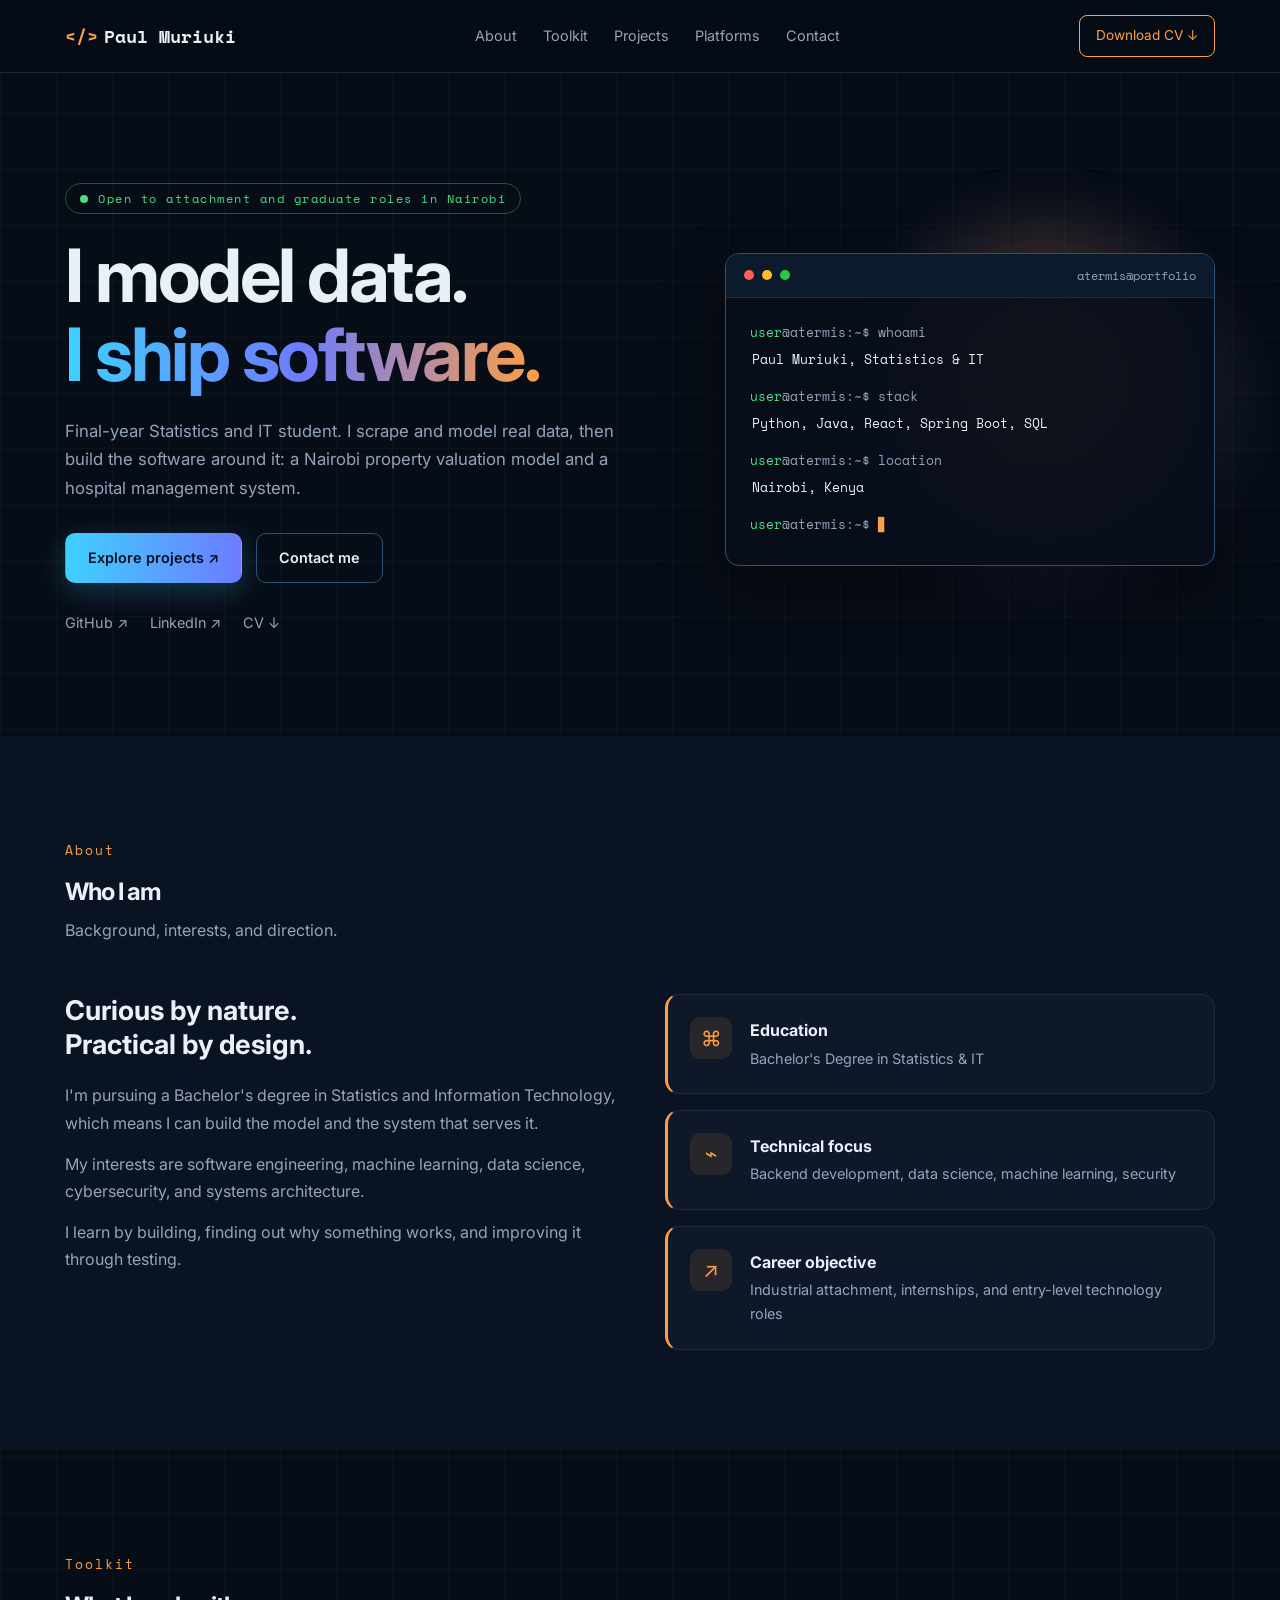
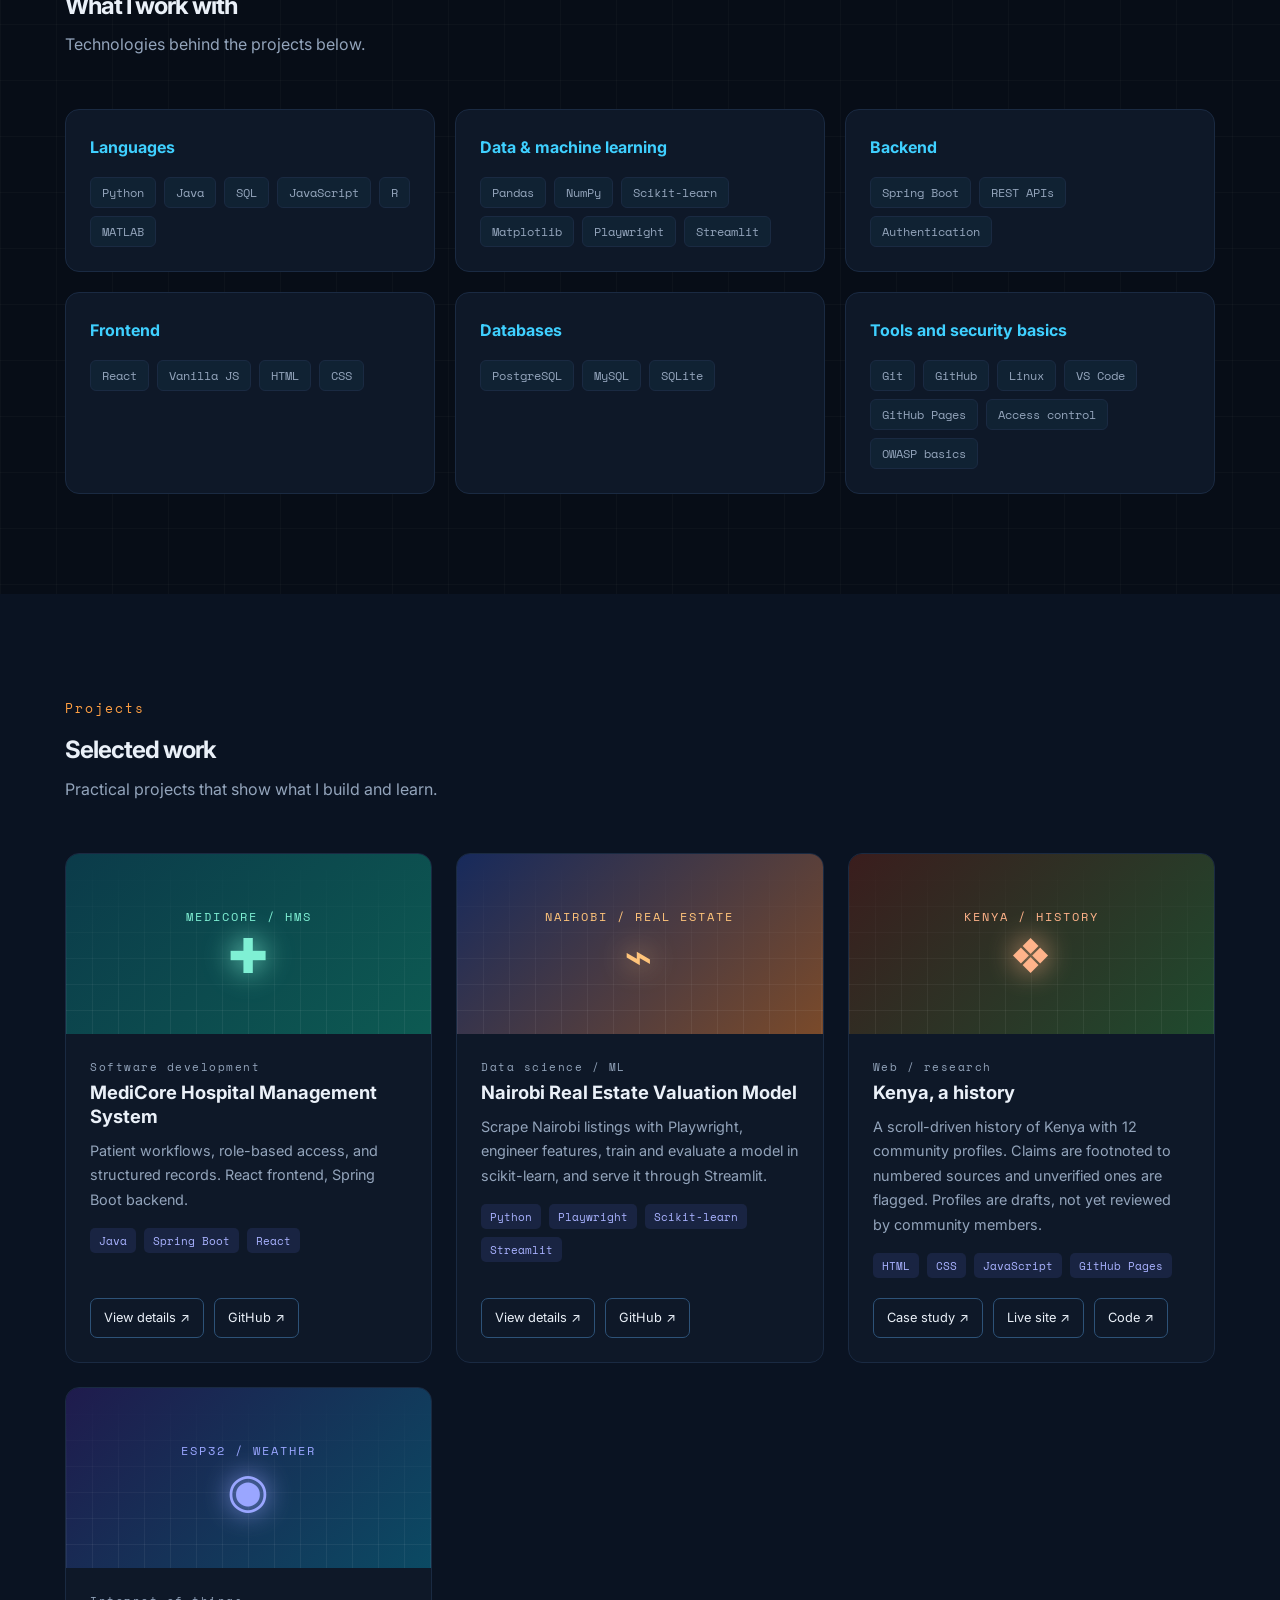
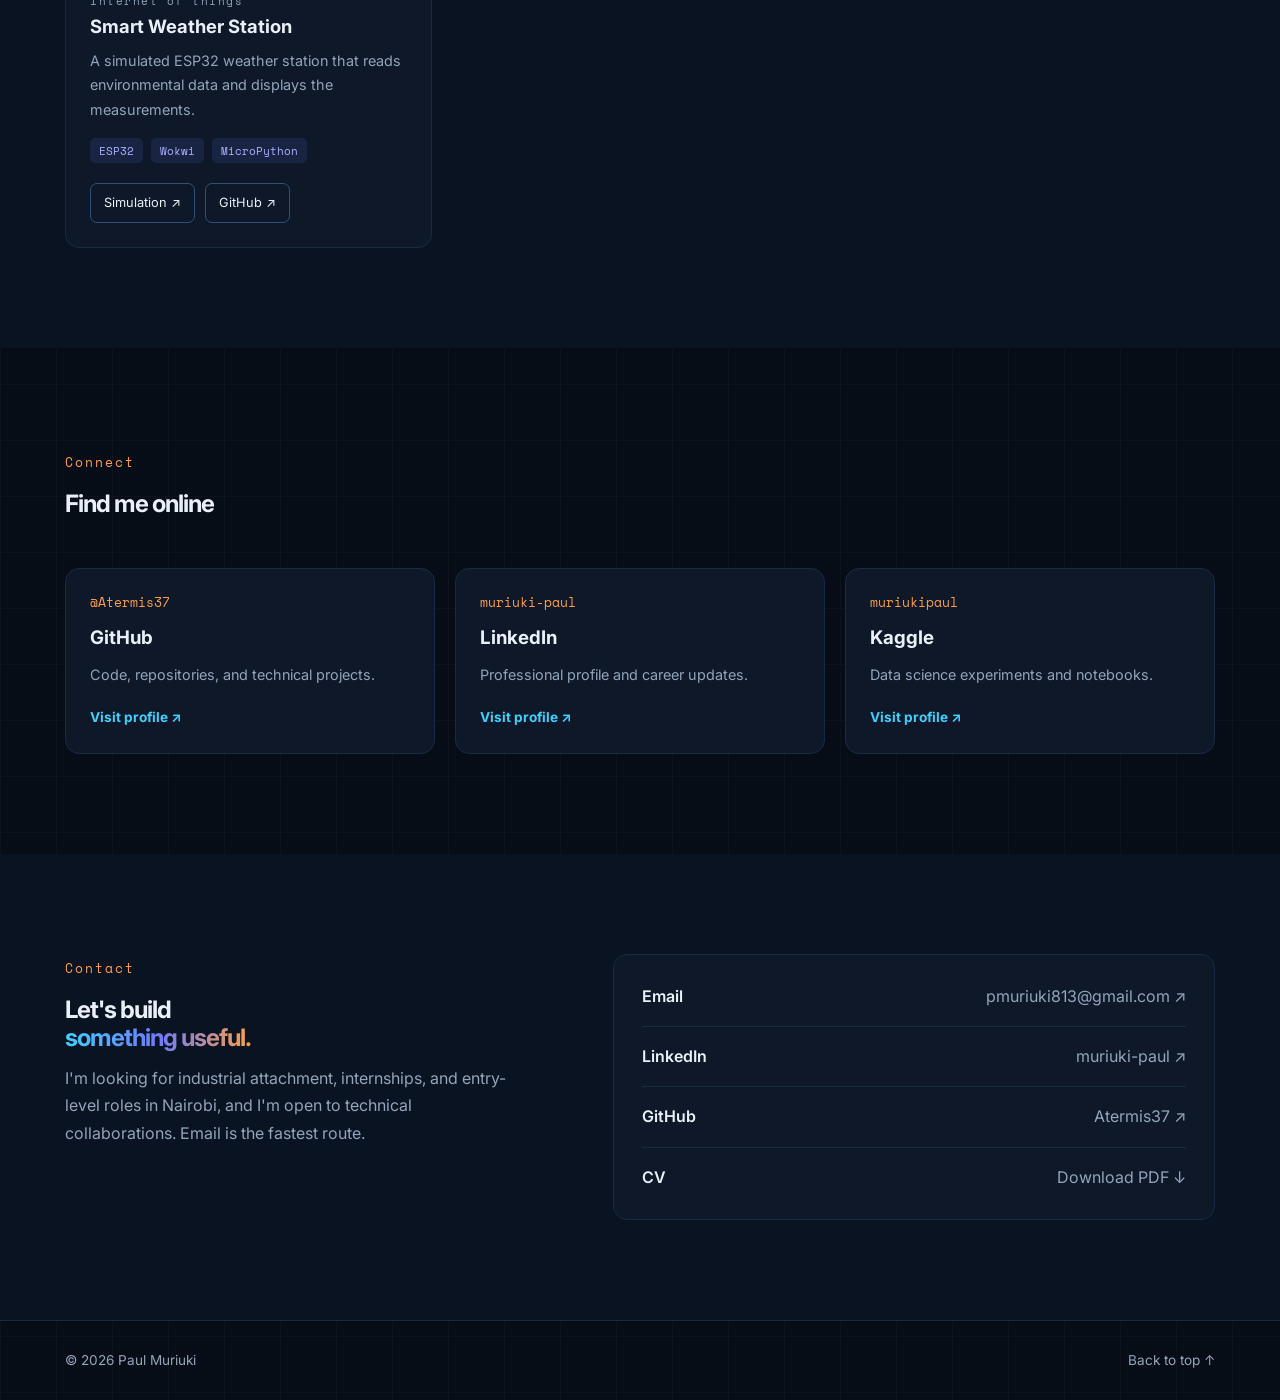
<file: index.html>
<!doctype html>
<html lang="en">
  <head>
    <meta charset="UTF-8" />
    <meta name="viewport" content="width=device-width, initial-scale=1.0" />
    <title>Paul Muriuki | Statistics &amp; IT, Nairobi</title>
    <meta name="description" content="Paul Muriuki, final-year Statistics and IT student in Nairobi. Data science, machine learning and software projects." />
    <meta property="og:type" content="website" />
    <meta property="og:title" content="Paul Muriuki | Statistics &amp; IT, Nairobi" />
    <meta property="og:description" content="A Nairobi property valuation model, a hospital management system, and more." />
    
    <link rel="icon" href="data:image/svg+xml,%3Csvg xmlns='http://www.w3.org/2000/svg' viewBox='0 0 100 100'%3E%3Ctext y='.9em' font-size='90' fill='%23ff9f43'%3EP%3C/text%3E%3C/svg%3E" />

    <link rel="preconnect" href="https://fonts.googleapis.com" />
    <link rel="preconnect" href="https://fonts.gstatic.com" crossorigin />
    <link
      href="https://fonts.googleapis.com/css2?family=Inter:wght@400;500;600;700;800&family=Space+Mono:wght@400;700&display=swap"
      rel="stylesheet"
    />
    <link rel="stylesheet" href="styles.css" />
  </head>

  <body>
    <header class="header">
      <div class="container nav-container">
        <a href="#home" class="logo"><span class="logo-symbol">&lt;/&gt;</span>Paul Muriuki</a>

        <button class="menu-toggle" id="menu-toggle" aria-label="Toggle menu" aria-expanded="false" aria-controls="navigation">☰</button>

        <nav class="navigation" id="navigation">
          <a href="#about">About</a>
          <a href="#skills">Toolkit</a>
          <a href="#projects">Projects</a>
          <a href="#platforms">Platforms</a>
          <a href="#contact">Contact</a>
        </nav>

        <a href="assets/cv.pdf" class="nav-button" download>Download CV ↓</a>
      </div>
    </header>

    <section id="home" class="hero">
      <div class="container hero-grid">
        <div class="hero-content">
          <span class="status"><span class="status-dot"></span>Open to attachment and graduate roles in Nairobi</span>

          <h1>I model data.<br /><span class="gradient-text">I ship software.</span></h1>

          <p class="hero-description">
            Final-year Statistics and IT student. I scrape and model real data,
            then build the software around it: a Nairobi property valuation
            model and a hospital management system.
          </p>

          <div class="hero-buttons">
            <a href="#projects" class="button button-primary">Explore projects ↗</a>
            <a href="#contact" class="button button-secondary">Contact me</a>
          </div>

          <div class="hero-links">
            <a href="https://github.com/Atermis37" target="_blank" rel="noopener">GitHub ↗</a>
            <a href="https://www.linkedin.com/in/muriuki-paul-7a256b313/" target="_blank" rel="noopener">LinkedIn ↗</a>
            <a href="assets/cv.pdf" download>CV ↓</a>
          </div>
        </div>

        <div class="hero-art" aria-hidden="true">
          <div class="hero-circle"></div>
          <div class="terminal">
            <div class="terminal-header"><span></span><span></span><span></span><small>atermis@portfolio</small></div>
            <div class="terminal-content">
              <p><span class="terminal-green">user</span>@atermis:~$ whoami</p>
              <p class="terminal-output">Paul Muriuki, Statistics &amp; IT</p>
              <p><span class="terminal-green">user</span>@atermis:~$ stack</p>
              <p class="terminal-output">Python, Java, React, Spring Boot, SQL</p>
              <p><span class="terminal-green">user</span>@atermis:~$ location</p>
              <p class="terminal-output">Nairobi, Kenya</p>
              <p><span class="terminal-green">user</span>@atermis:~$ <span class="cursor">▋</span></p>
            </div>
          </div>
        </div>
      </div>
    </section>

    <section id="about" class="section section-alt">
      <div class="container">
        <div class="section-heading">
          <span class="section-label">About</span>
          <h2>Who I am</h2>
          <p>Background, interests, and direction.</p>
        </div>

        <div class="about-grid">
          <div class="about-text">
            <h3>Curious by nature.<br />Practical by design.</h3>
            <p>I'm pursuing a Bachelor's degree in Statistics and Information Technology, which means I can build the model and the system that serves it.</p>
            <p>My interests are software engineering, machine learning, data science, cybersecurity, and systems architecture.</p>
            <p>I learn by building, finding out why something works, and improving it through testing.</p>
          </div>

          <div class="about-cards">
            <article class="info-card">
              <span class="card-icon">⌘</span>
              <div><h4>Education</h4><p>Bachelor's Degree in Statistics &amp; IT</p></div>
            </article>
            <article class="info-card">
              <span class="card-icon">⌁</span>
              <div><h4>Technical focus</h4><p>Backend development, data science, machine learning, security</p></div>
            </article>
            <article class="info-card">
              <span class="card-icon">↗</span>
              <div><h4>Career objective</h4><p>Industrial attachment, internships, and entry-level technology roles</p></div>
            </article>
          </div>
        </div>
      </div>
    </section>

    <section id="skills" class="section">
      <div class="container">
        <div class="section-heading">
          <span class="section-label">Toolkit</span>
          <h2>What I work with</h2>
          <p>Technologies behind the projects below.</p>
        </div>

        <div class="skills-grid">
          <article class="skill-card">
            <h3>Languages</h3>
            <div class="skill-tags"><span>Python</span><span>Java</span><span>SQL</span><span>JavaScript</span><span>R</span><span>MATLAB</span></div>
          </article>
          <article class="skill-card">
            <h3>Data &amp; machine learning</h3>
            <div class="skill-tags"><span>Pandas</span><span>NumPy</span><span>Scikit-learn</span><span>Matplotlib</span><span>Playwright</span><span>Streamlit</span></div>
          </article>
          <article class="skill-card">
            <h3>Backend</h3>
            <div class="skill-tags"><span>Spring Boot</span><span>REST APIs</span><span>Authentication</span></div>
          </article>
          <article class="skill-card">
            <h3>Frontend</h3>
            <div class="skill-tags"><span>React</span><span>Vanilla JS</span><span>HTML</span><span>CSS</span></div>
          </article>
          <article class="skill-card">
            <h3>Databases</h3>
            <div class="skill-tags"><span>PostgreSQL</span><span>MySQL</span><span>SQLite</span></div>
          </article>
          <article class="skill-card">
            <h3>Tools and security basics</h3>
            <div class="skill-tags"><span>Git</span><span>GitHub</span><span>Linux</span><span>VS Code</span><span>GitHub Pages</span><span>Access control</span><span>OWASP basics</span></div>
          </article>
        </div>
      </div>
    </section>

    <section id="projects" class="section section-alt">
      <div class="container">
        <div class="section-heading">
          <span class="section-label">Projects</span>
          <h2>Selected work</h2>
          <p>Practical projects that show what I build and learn.</p>
        </div>

        <div class="projects-grid">
          <article class="project-card">
            <div class="project-visual medicore-visual"><span>MEDICORE / HMS</span><div class="visual-symbol">✚</div></div>
            <div class="project-content">
              <span class="project-type">Software development</span>
              <h3>MediCore Hospital Management System</h3>
              <p>Patient workflows, role-based access, and structured records. React frontend, Spring Boot backend.</p>
              <div class="project-tags"><span>Java</span><span>Spring Boot</span><span>React</span></div>
              <div class="project-actions">
                <a href="projects/medicore.html">View details ↗</a>
                <a href="https://github.com/Atermis37/Medicore" target="_blank" rel="noopener">GitHub ↗</a>
              </div>
            </div>
          </article>

          <article class="project-card">
            <div class="project-visual realestate-visual"><span>NAIROBI / REAL ESTATE</span><div class="visual-symbol">⌁</div></div>
            <div class="project-content">
              <span class="project-type">Data science / ML</span>
              <h3>Nairobi Real Estate Valuation Model</h3>
              <p>Scrape Nairobi listings with Playwright, engineer features, train and evaluate a model in scikit-learn, and serve it through Streamlit.</p>
              <div class="project-tags"><span>Python</span><span>Playwright</span><span>Scikit-learn</span><span>Streamlit</span></div>
              <div class="project-actions">
                <a href="projects/realestate.html">View details ↗</a>
                <a href="https://github.com/Atermis37/nairobi-realestate" target="_blank" rel="noopener">GitHub ↗</a>
              </div>
            </div>
          </article>

          <article class="project-card">
            <div class="project-visual kenya-visual"><span>KENYA / HISTORY</span><div class="visual-symbol">❖</div></div>
            <div class="project-content">
              <span class="project-type">Web / research</span>
              <h3>Kenya, a history</h3>
              <p>A scroll-driven history of Kenya with 12 community profiles. Claims are footnoted to numbered sources and unverified ones are flagged. Profiles are drafts, not yet reviewed by community members.</p>
              <div class="project-tags"><span>HTML</span><span>CSS</span><span>JavaScript</span><span>GitHub Pages</span></div>
              <div class="project-actions">
                <a href="projects/kenya-history.html">Case study ↗</a>
                <a href="https://atermis37.github.io/kenya-history/" target="_blank" rel="noopener">Live site ↗</a>
                <a href="https://github.com/Atermis37/kenya-history" target="_blank" rel="noopener">Code ↗</a>
              </div>
            </div>
          </article>

          <article class="project-card">
            <div class="project-visual iot-visual"><span>ESP32 / WEATHER</span><div class="visual-symbol">◉</div></div>
            <div class="project-content">
              <span class="project-type">Internet of things</span>
              <h3>Smart Weather Station</h3>
              <p>A simulated ESP32 weather station that reads environmental data and displays the measurements.</p>
              <div class="project-tags"><span>ESP32</span><span>Wokwi</span><span>MicroPython</span></div>
              <div class="project-actions">
                <a href="https://wokwi.com/projects/479337027551140865" target="_blank" rel="noopener">Simulation ↗</a>
                <a href="https://github.com/Atermis37/smart-weather-station" target="_blank" rel="noopener">GitHub ↗</a>
              </div>
            </div>
          </article>
        </div>
      </div>
    </section>

    <section id="platforms" class="section">
      <div class="container">
        <div class="section-heading">
          <span class="section-label">Connect</span>
          <h2>Find me online</h2>
        </div>

        <div class="platform-grid">
          <a href="https://github.com/Atermis37" target="_blank" rel="noopener" class="platform-card">
            <span>@Atermis37</span><h3>GitHub</h3><p>Code, repositories, and technical projects.</p><b>Visit profile ↗</b>
          </a>
          <a href="https://www.linkedin.com/in/muriuki-paul-7a256b313/" target="_blank" rel="noopener" class="platform-card">
            <span>muriuki-paul</span><h3>LinkedIn</h3><p>Professional profile and career updates.</p><b>Visit profile ↗</b>
          </a>
          <a href="https://kaggle.com/muriukipaul" target="_blank" rel="noopener" class="platform-card">
            <span>muriukipaul</span><h3>Kaggle</h3><p>Data science experiments and notebooks.</p><b>Visit profile ↗</b>
          </a>
        </div>
      </div>
    </section>

    <section id="contact" class="section section-alt">
      <div class="container contact-grid">
        <div class="contact-info">
          <span class="section-label">Contact</span>
          <h2>Let's build<br /><span class="gradient-text">something useful.</span></h2>
          <p>I'm looking for industrial attachment, internships, and entry-level roles in Nairobi, and I'm open to technical collaborations. Email is the fastest route.</p>
        </div>

        <div class="contact-card">
          <a href="mailto:pmuriuki813@gmail.com"><b>Email</b> pmuriuki813@gmail.com ↗</a>
          <a href="https://www.linkedin.com/in/muriuki-paul-7a256b313/" target="_blank" rel="noopener"><b>LinkedIn</b> muriuki-paul ↗</a>
          <a href="https://github.com/Atermis37" target="_blank" rel="noopener"><b>GitHub</b> Atermis37 ↗</a>
          <a href="assets/cv.pdf" download><b>CV</b> Download PDF ↓</a>
        </div>
      </div>
    </section>

    <footer class="footer">
      <div class="container footer-content">
        <p>© <span id="year"></span> Paul Muriuki</p>
        <a href="#home">Back to top ↑</a>
      </div>
    </footer>

    <script src="script.js"></script>
  </body>
</html>
</file>
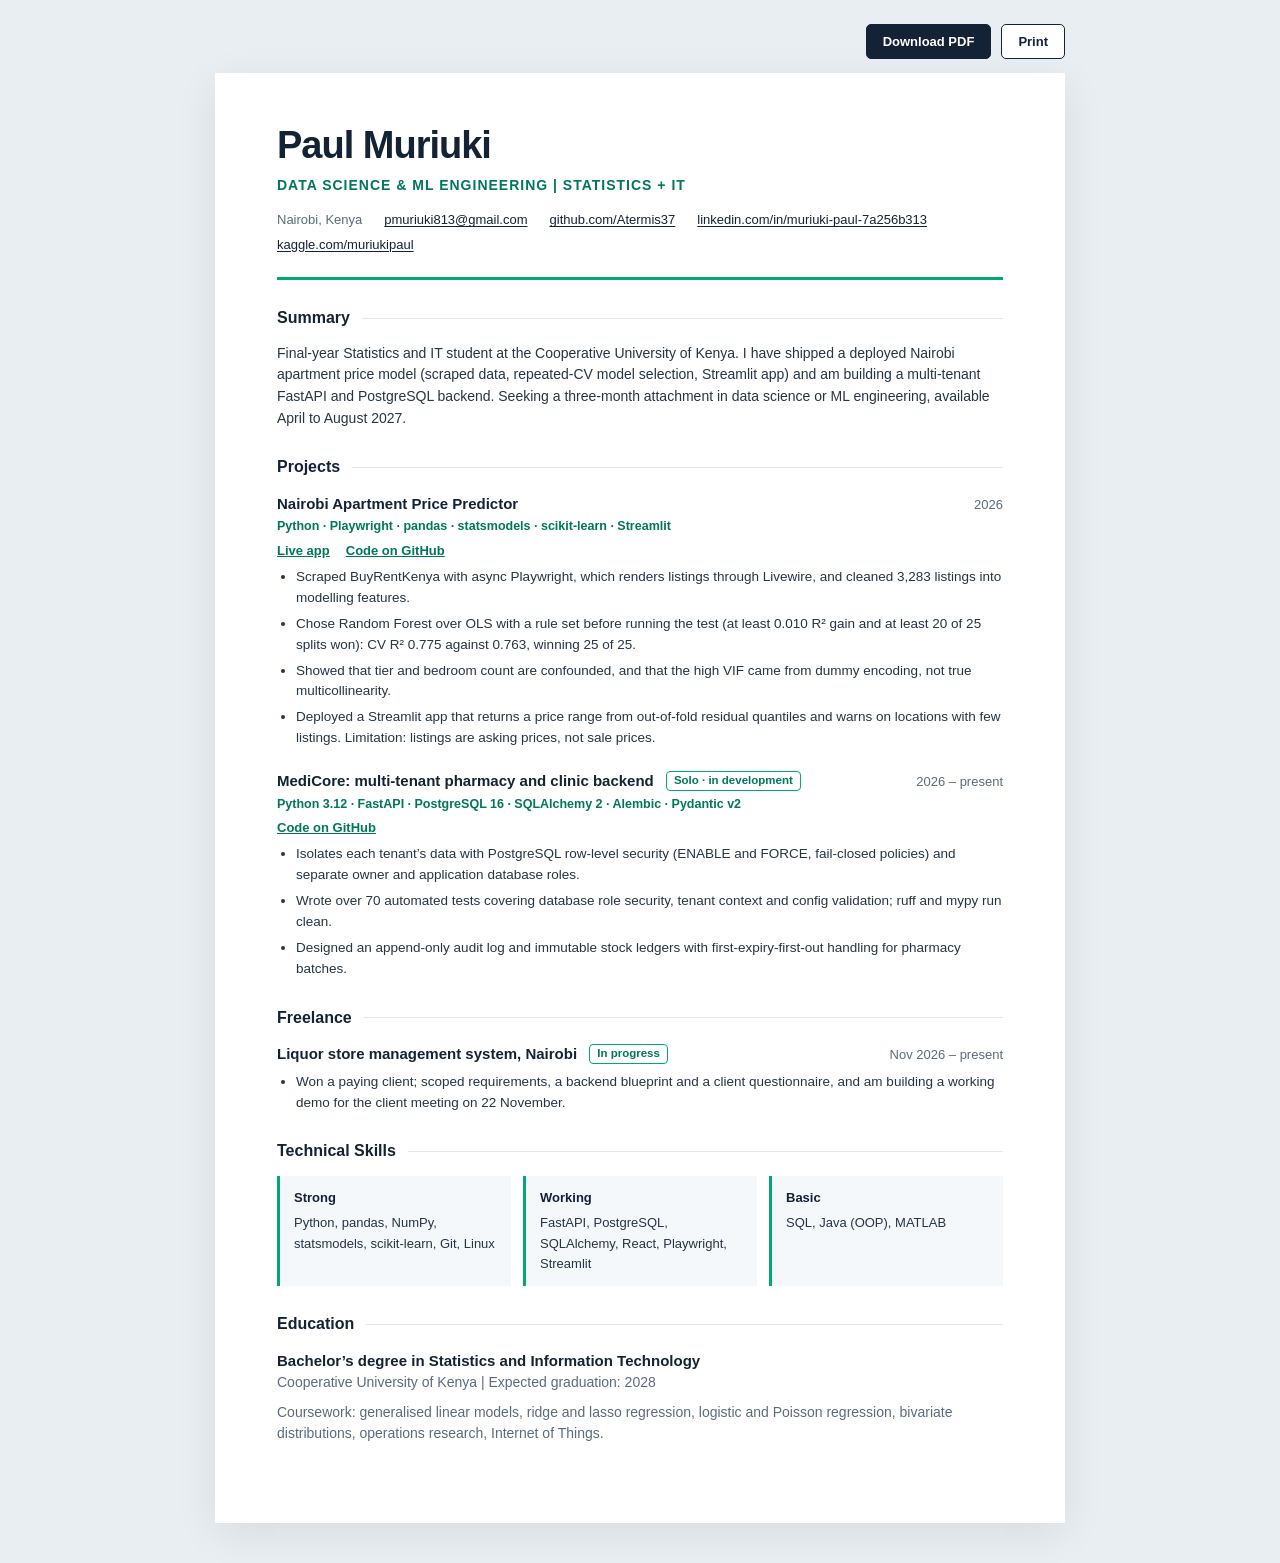
<file: cv.html>
<!DOCTYPE html>
<html lang="en">
<head>
<meta charset="UTF-8">
<meta name="viewport" content="width=device-width, initial-scale=1.0">
<title>Paul Muriuki | CV</title>
<style>
:root{
  --green:#00a878;       /* rules and borders only */
  --green-ink:#00775a;   /* green text: 5.5:1 on white */
  --navy:#142235;
  --text:#263445;
  --muted:#5b6b7e;
  --line:#e2e8f0;
  --light:#f5f8fa;
}
*{box-sizing:border-box}
body{margin:0;padding:24px 15px 40px;background:#e9eef3;font-family:Arial,Helvetica,sans-serif;color:var(--text);line-height:1.55;font-size:14px}

.actions{max-width:850px;margin:0 auto 14px;display:flex;justify-content:flex-end;gap:10px}
.actions a,.actions button{font:bold 13px Arial,Helvetica,sans-serif;padding:9px 16px;border-radius:5px;border:1px solid var(--navy);background:#fff;color:var(--navy);cursor:pointer;text-decoration:none}
.actions a.primary{background:var(--navy);color:#fff}
a:focus-visible,button:focus-visible{outline:3px solid #f2b705;outline-offset:2px}

.cv{max-width:850px;margin:auto;background:#fff;padding:52px 62px;box-shadow:0 10px 40px rgba(0,0,0,.08)}

.header{border-bottom:3px solid var(--green);padding-bottom:22px;margin-bottom:26px}
.header h1{margin:0;font-size:38px;line-height:1.1;letter-spacing:-1px;color:var(--navy)}
.role{color:var(--green-ink);font-weight:bold;font-size:14px;letter-spacing:1px;margin:8px 0 14px}
.contact{display:flex;flex-wrap:wrap;gap:4px 22px;margin:0;padding:0;list-style:none;font-size:13px;color:var(--muted)}
.contact a{color:var(--navy);text-decoration:underline;text-underline-offset:2px}

.section{margin-bottom:26px}
.section h2{display:flex;align-items:center;gap:12px;margin:0 0 12px;color:var(--navy);font-size:16px}
.section h2::after{content:"";height:1px;background:var(--line);flex:1}
p{margin:0 0 8px}

.project{margin-bottom:20px;break-inside:avoid}
.project-header{display:flex;justify-content:space-between;align-items:baseline;flex-wrap:wrap;gap:4px 12px}
.project h3{font-size:15px;color:var(--navy);margin:0}
.when{font-size:13px;color:var(--muted);white-space:nowrap}
.project-tech{color:var(--green-ink);font-size:12.5px;font-weight:bold;margin:2px 0 4px}
.project-links{font-size:13px;margin:0 0 4px}
.project-links a{color:var(--green-ink);font-weight:bold}
.project-links a+a{margin-left:16px}
.project ul{margin:6px 0 0;padding-left:19px}
.project li{font-size:13.5px;margin-bottom:5px}
.tag{display:inline-block;font-size:11.5px;font-weight:bold;color:var(--green-ink);border:1px solid var(--green);border-radius:4px;padding:0 7px;margin-left:8px;vertical-align:2px}

.skills{display:grid;grid-template-columns:repeat(3,1fr);gap:12px}
.skill{padding:12px 14px;background:var(--light);border-left:3px solid var(--green)}
.skill h3{font-size:13px;margin:0 0 5px;color:var(--navy)}
.skill p{color:var(--text);margin:0;font-size:13px}

.education h3{margin:0;font-size:15px;color:var(--navy)}
.education p{color:var(--muted)}

.todo{background:#fff3b0;outline:1px dashed #b38600;padding:0 3px;color:#5c4500}

@media print{
  @page{size:A4;margin:10mm}
  body{background:#fff;padding:0;font-size:11pt}
  .actions{display:none}
  .cv{box-shadow:none;padding:6mm 8mm;max-width:none}
  .contact a,.project-links a{color:inherit;text-decoration:none}
  .todo{background:none;outline:none}
}
@media (max-width:640px){
  body{padding:12px 0 0}
  .actions{padding:0 12px}
  .cv{padding:28px 20px}
  .header h1{font-size:30px}
  .skills{grid-template-columns:1fr}
}
</style>
</head>
<body>

<div class="actions">
  <a class="primary" href="assets/cv.pdf" download>Download PDF</a>
  <button type="button" onclick="window.print()">Print</button>
</div>

<main class="cv">

<header class="header">
  <h1>Paul Muriuki</h1>
  <div class="role">DATA SCIENCE &amp; ML ENGINEERING | STATISTICS + IT</div>
  <ul class="contact">
    <li>Nairobi, Kenya</li>
    <li><a href="mailto:pmuriuki813@gmail.com">pmuriuki813@gmail.com</a></li>
    <li><a href="https://github.com/Atermis37">github.com/Atermis37</a></li>
    <li><a href="https://www.linkedin.com/in/muriuki-paul-7a256b313/">linkedin.com/in/muriuki-paul-7a256b313</a></li>
    <li><a href="https://www.kaggle.com/muriukipaul">kaggle.com/muriukipaul</a></li>
  </ul>
</header>

<section class="section">
  <h2>Summary</h2>
  <p>Final-year Statistics and IT student at the Cooperative University of Kenya. I have shipped a deployed Nairobi apartment price model (scraped data, repeated-CV model selection, Streamlit app) and am building a multi-tenant FastAPI and PostgreSQL backend. Seeking a three-month attachment in data science or ML engineering, available April to August 2027.</p>
</section>

<section class="section">
  <h2>Projects</h2>

  <article class="project">
    <div class="project-header">
      <h3>Nairobi Apartment Price Predictor</h3>
      <span class="when">2026</span>
    </div>
    <div class="project-tech">Python · Playwright · pandas · statsmodels · scikit-learn · Streamlit</div>
    <p class="project-links"><a href="https://nairobi-apartment-prices.streamlit.app/">Live app</a><a href="https://github.com/Atermis37/nairobi-realestate">Code on GitHub</a></p>
    <ul>
      <li>Scraped BuyRentKenya with async Playwright, which renders listings through Livewire, and cleaned 3,283 listings into modelling features.</li>
      <li>Chose Random Forest over OLS with a rule set before running the test (at least 0.010 R² gain and at least 20 of 25 splits won): CV R² 0.775 against 0.763, winning 25 of 25.</li>
      <li>Showed that tier and bedroom count are confounded, and that the high VIF came from dummy encoding, not true multicollinearity.</li>
      <li>Deployed a Streamlit app that returns a price range from out-of-fold residual quantiles and warns on locations with few listings. Limitation: listings are asking prices, not sale prices.</li>
    </ul>
  </article>

  <article class="project">
    <div class="project-header">
      <h3>MediCore: multi-tenant pharmacy and clinic backend <span class="tag">Solo · in development</span></h3>
      <span class="when">2026 – present</span>
    </div>
    <div class="project-tech">Python 3.12 · FastAPI · PostgreSQL 16 · SQLAlchemy 2 · Alembic · Pydantic v2</div>
    <p class="project-links"><a href="https://github.com/Atermis37/Medicore">Code on GitHub</a></p>
    <ul>
      <li>Isolates each tenant’s data with PostgreSQL row-level security (ENABLE and FORCE, fail-closed policies) and separate owner and application database roles.</li>
      <li>Wrote over 70 automated tests covering database role security, tenant context and config validation; ruff and mypy run clean.</li>
      <li>Designed an append-only audit log and immutable stock ledgers with first-expiry-first-out handling for pharmacy batches.</li>
    </ul>
  </article>

</section>

<section class="section">
  <h2>Freelance</h2>
  <article class="project">
    <div class="project-header">
      <h3>Liquor store management system, Nairobi <span class="tag">In progress</span></h3>
      <span class="when">Nov 2026 – present</span>
    </div>
    <ul>
      <li>Won a paying client; scoped requirements, a backend blueprint and a client questionnaire, and am building a working demo for the client meeting on 22 November.</li>
    </ul>
  </article>
</section>

<section class="section">
  <h2>Technical Skills</h2>
  <div class="skills">
    <div class="skill"><h3>Strong</h3><p>Python, pandas, NumPy, statsmodels, scikit-learn, Git, Linux</p></div>
    <div class="skill"><h3>Working</h3><p>FastAPI, PostgreSQL, SQLAlchemy, React, Playwright, Streamlit</p></div>
    <div class="skill"><h3>Basic</h3><p>SQL, Java (OOP), MATLAB</p></div>
  </div>
</section>

<section class="section education">
  <h2>Education</h2>
  <h3>Bachelor’s degree in Statistics and Information Technology</h3>
  <p>Cooperative University of Kenya | Expected graduation: 2028</p>
  <p>Coursework: generalised linear models, ridge and lasso regression, logistic and Poisson regression, bivariate distributions, operations research, Internet of Things.</p>
</section>

</main>
</body>
</html>
</file>
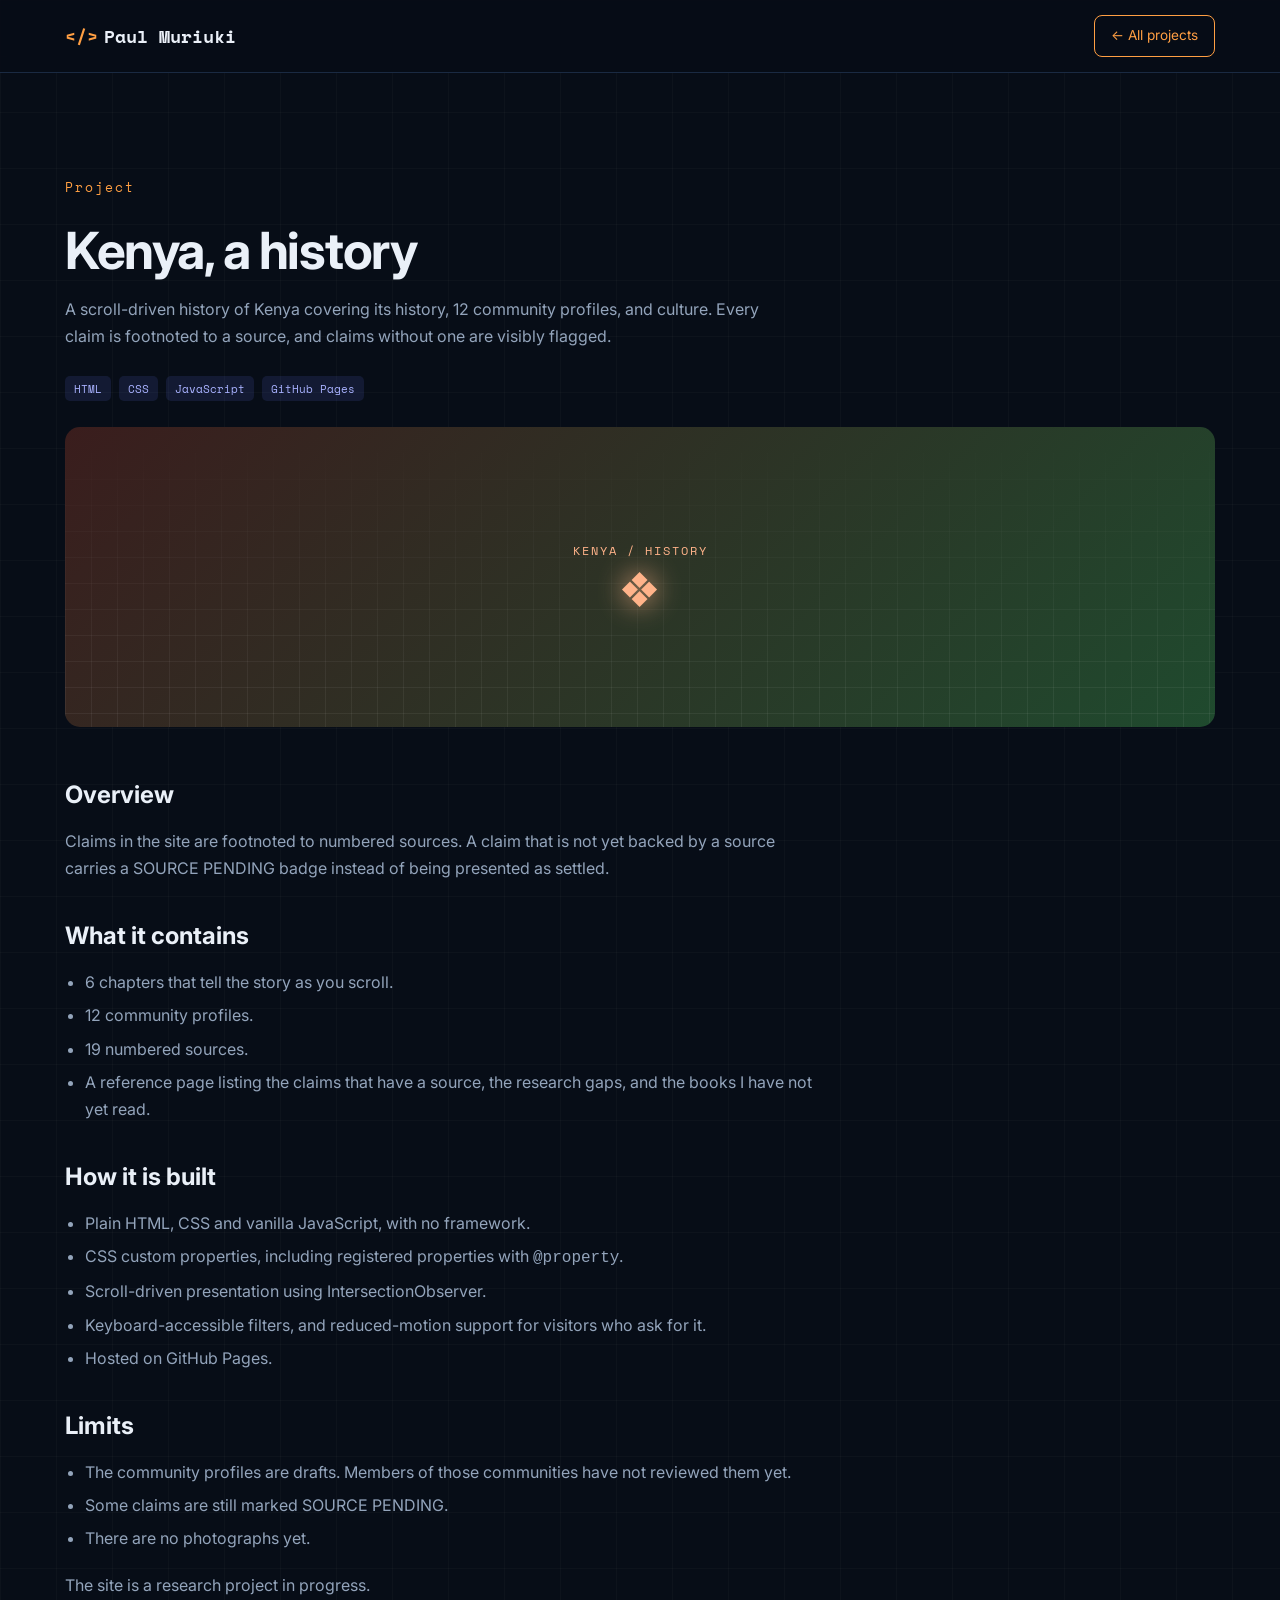
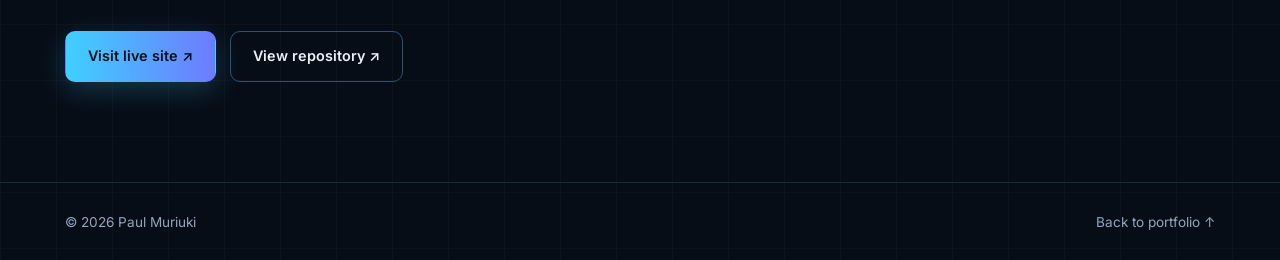
<file: projects/kenya-history.html>
<!doctype html>
<html lang="en">
  <head>
    <meta charset="UTF-8" />
    <meta name="viewport" content="width=device-width, initial-scale=1.0" />
    <title>Kenya, a history | Paul Muriuki</title>
    <meta name="description" content="A scroll-driven history of Kenya where every claim is footnoted to a source and unverified claims are visibly flagged. Built with plain HTML, CSS and JavaScript." />
    <meta property="og:type" content="article" />
    <meta property="og:title" content="Kenya, a history | Paul Muriuki" />
    <meta property="og:description" content="A scroll-driven history of Kenya with footnoted sources and visible flags on unverified claims." />
    <link rel="icon" href="data:image/svg+xml,%3Csvg xmlns='http://www.w3.org/2000/svg' viewBox='0 0 100 100'%3E%3Ctext y='.9em' font-size='90' fill='%23ff9f43'%3EP%3C/text%3E%3C/svg%3E" />
    <link rel="preconnect" href="https://fonts.googleapis.com" />
    <link rel="preconnect" href="https://fonts.gstatic.com" crossorigin />
    <link href="https://fonts.googleapis.com/css2?family=Inter:wght@400;500;600;700;800&family=Space+Mono:wght@400;700&display=swap" rel="stylesheet" />
    <link rel="stylesheet" href="../styles.css" />
  </head>

  <body>
    <header class="header">
      <div class="container nav-container">
        <a href="../index.html" class="logo"><span class="logo-symbol">&lt;/&gt;</span>Paul Muriuki</a>
        <a href="../index.html#projects" class="nav-button">← All projects</a>
      </div>
    </header>

    <main class="section detail">
      <div class="container">
        <span class="section-label">Project</span>
        <h1>Kenya, a history</h1>
        <p class="detail-lead">
          A scroll-driven history of Kenya covering its history, 12 community
          profiles, and culture. Every claim is footnoted to a source, and
          claims without one are visibly flagged.
        </p>

        <div class="project-tags"><span>HTML</span><span>CSS</span><span>JavaScript</span><span>GitHub Pages</span></div>

        <div class="project-visual kenya-visual detail-visual"><span>KENYA / HISTORY</span><div class="visual-symbol">❖</div></div>

        <div class="detail-body">
          <h2>Overview</h2>
          <p>Claims in the site are footnoted to numbered sources. A claim that is not yet backed by a source carries a SOURCE PENDING badge instead of being presented as settled.</p>

          <h2>What it contains</h2>
          <ul>
            <li>6 chapters that tell the story as you scroll.</li>
            <li>12 community profiles.</li>
            <li>19 numbered sources.</li>
            <li>A reference page listing the claims that have a source, the research gaps, and the books I have not yet read.</li>
          </ul>

          <h2>How it is built</h2>
          <ul>
            <li>Plain HTML, CSS and vanilla JavaScript, with no framework.</li>
            <li>CSS custom properties, including registered properties with <code>@property</code>.</li>
            <li>Scroll-driven presentation using IntersectionObserver.</li>
            <li>Keyboard-accessible filters, and reduced-motion support for visitors who ask for it.</li>
            <li>Hosted on GitHub Pages.</li>
          </ul>

          <h2>Limits</h2>
          <ul>
            <li>The community profiles are drafts. Members of those communities have not reviewed them yet.</li>
            <li>Some claims are still marked SOURCE PENDING.</li>
            <li>There are no photographs yet.</li>
          </ul>
          <p>The site is a research project in progress.</p>

          <a href="https://atermis37.github.io/kenya-history/" class="button button-primary" target="_blank" rel="noopener">Visit live site ↗</a>
          <a href="https://github.com/Atermis37/kenya-history" class="button button-secondary" target="_blank" rel="noopener">View repository ↗</a>
        </div>
      </div>
    </main>

    <footer class="footer">
      <div class="container footer-content">
        <p>© <span id="year"></span> Paul Muriuki</p>
        <a href="../index.html">Back to portfolio ↑</a>
      </div>
    </footer>
    <script src="../script.js"></script>
  </body>
</html>
</file>
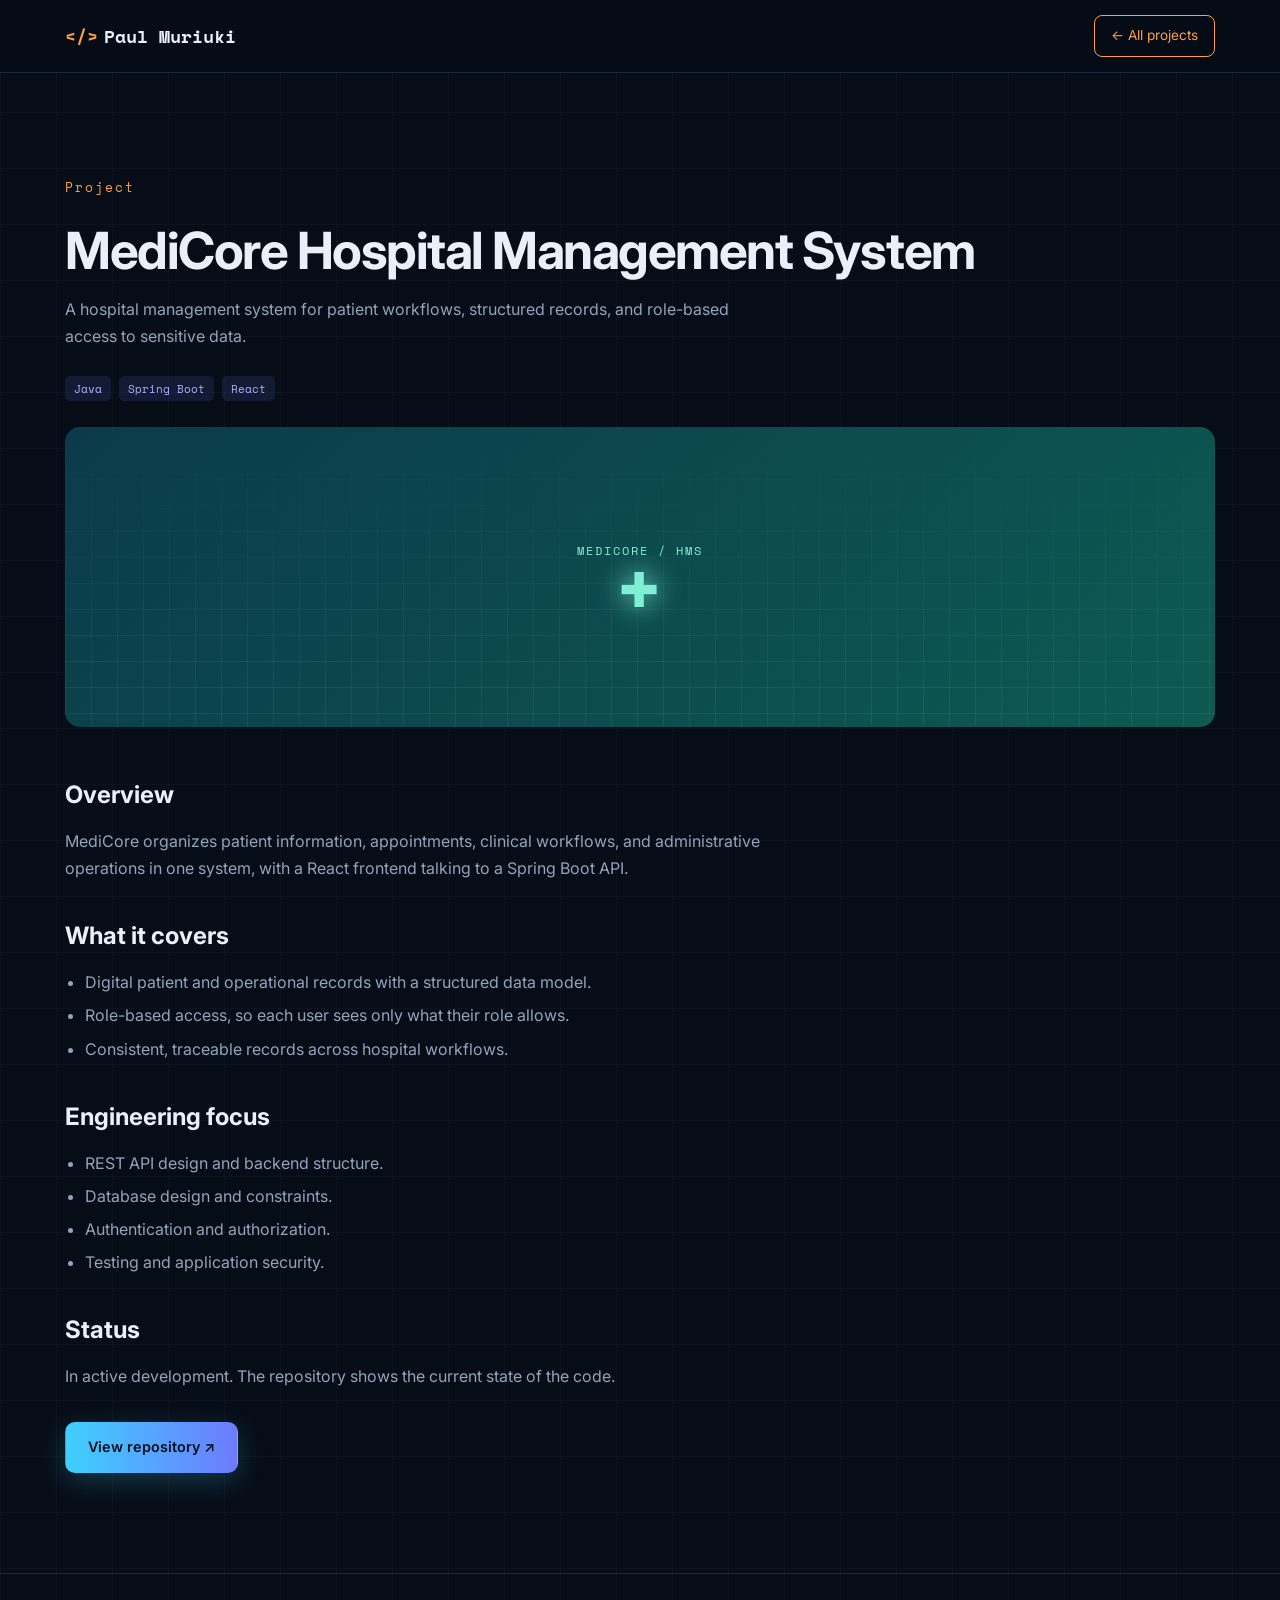
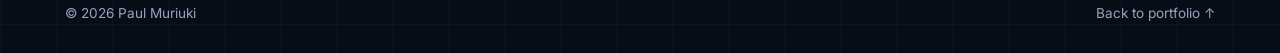
<file: projects/medicore.html>
<!doctype html>
<html lang="en">
  <head>
    <meta charset="UTF-8" />
    <meta name="viewport" content="width=device-width, initial-scale=1.0" />
    <title>MediCore HMS | Paul Muriuki</title>
    <meta name="description" content="MediCore: a hospital management system with a React frontend and Spring Boot backend, built by Paul Muriuki." />
    <meta property="og:type" content="article" />
    <meta property="og:title" content="MediCore Hospital Management System | Paul Muriuki" />
    <meta property="og:description" content="Patient workflows, role-based access, and structured records. React and Spring Boot." />
    <link rel="icon" href="data:image/svg+xml,%3Csvg xmlns='http://www.w3.org/2000/svg' viewBox='0 0 100 100'%3E%3Ctext y='.9em' font-size='90' fill='%23ff9f43'%3EP%3C/text%3E%3C/svg%3E" />
    <link rel="preconnect" href="https://fonts.googleapis.com" />
    <link rel="preconnect" href="https://fonts.gstatic.com" crossorigin />
    <link href="https://fonts.googleapis.com/css2?family=Inter:wght@400;500;600;700;800&family=Space+Mono:wght@400;700&display=swap" rel="stylesheet" />
    <link rel="stylesheet" href="../styles.css" />
  </head>

  <body>
    <header class="header">
      <div class="container nav-container">
        <a href="../index.html" class="logo"><span class="logo-symbol">&lt;/&gt;</span>Paul Muriuki</a>
        <a href="../index.html#projects" class="nav-button">← All projects</a>
      </div>
    </header>

    <main class="section detail">
      <div class="container">
        <span class="section-label">Project</span>
        <h1>MediCore Hospital Management System</h1>
        <p class="detail-lead">
          A hospital management system for patient workflows, structured
          records, and role-based access to sensitive data.
        </p>

        <div class="project-tags"><span>Java</span><span>Spring Boot</span><span>React</span></div>

        <div class="project-visual medicore-visual detail-visual"><span>MEDICORE / HMS</span><div class="visual-symbol">✚</div></div>

        <div class="detail-body">
          <h2>Overview</h2>
          <p>MediCore organizes patient information, appointments, clinical workflows, and administrative operations in one system, with a React frontend talking to a Spring Boot API.</p>

          <h2>What it covers</h2>
          <ul>
            <li>Digital patient and operational records with a structured data model.</li>
            <li>Role-based access, so each user sees only what their role allows.</li>
            <li>Consistent, traceable records across hospital workflows.</li>
          </ul>

          <h2>Engineering focus</h2>
          <ul>
            <li>REST API design and backend structure.</li>
            <li>Database design and constraints.</li>
            <li>Authentication and authorization.</li>
            <li>Testing and application security.</li>
          </ul>

          <h2>Status</h2>
          <p>In active development. The repository shows the current state of the code.</p>
          <a href="https://github.com/Atermis37/Medicore" class="button button-primary" target="_blank" rel="noopener">View repository ↗</a>
        </div>
      </div>
    </main>

    <footer class="footer">
      <div class="container footer-content">
        <p>© <span id="year"></span> Paul Muriuki</p>
        <a href="../index.html">Back to portfolio ↑</a>
      </div>
    </footer>
    <script src="../script.js"></script>
  </body>
</html>
</file>
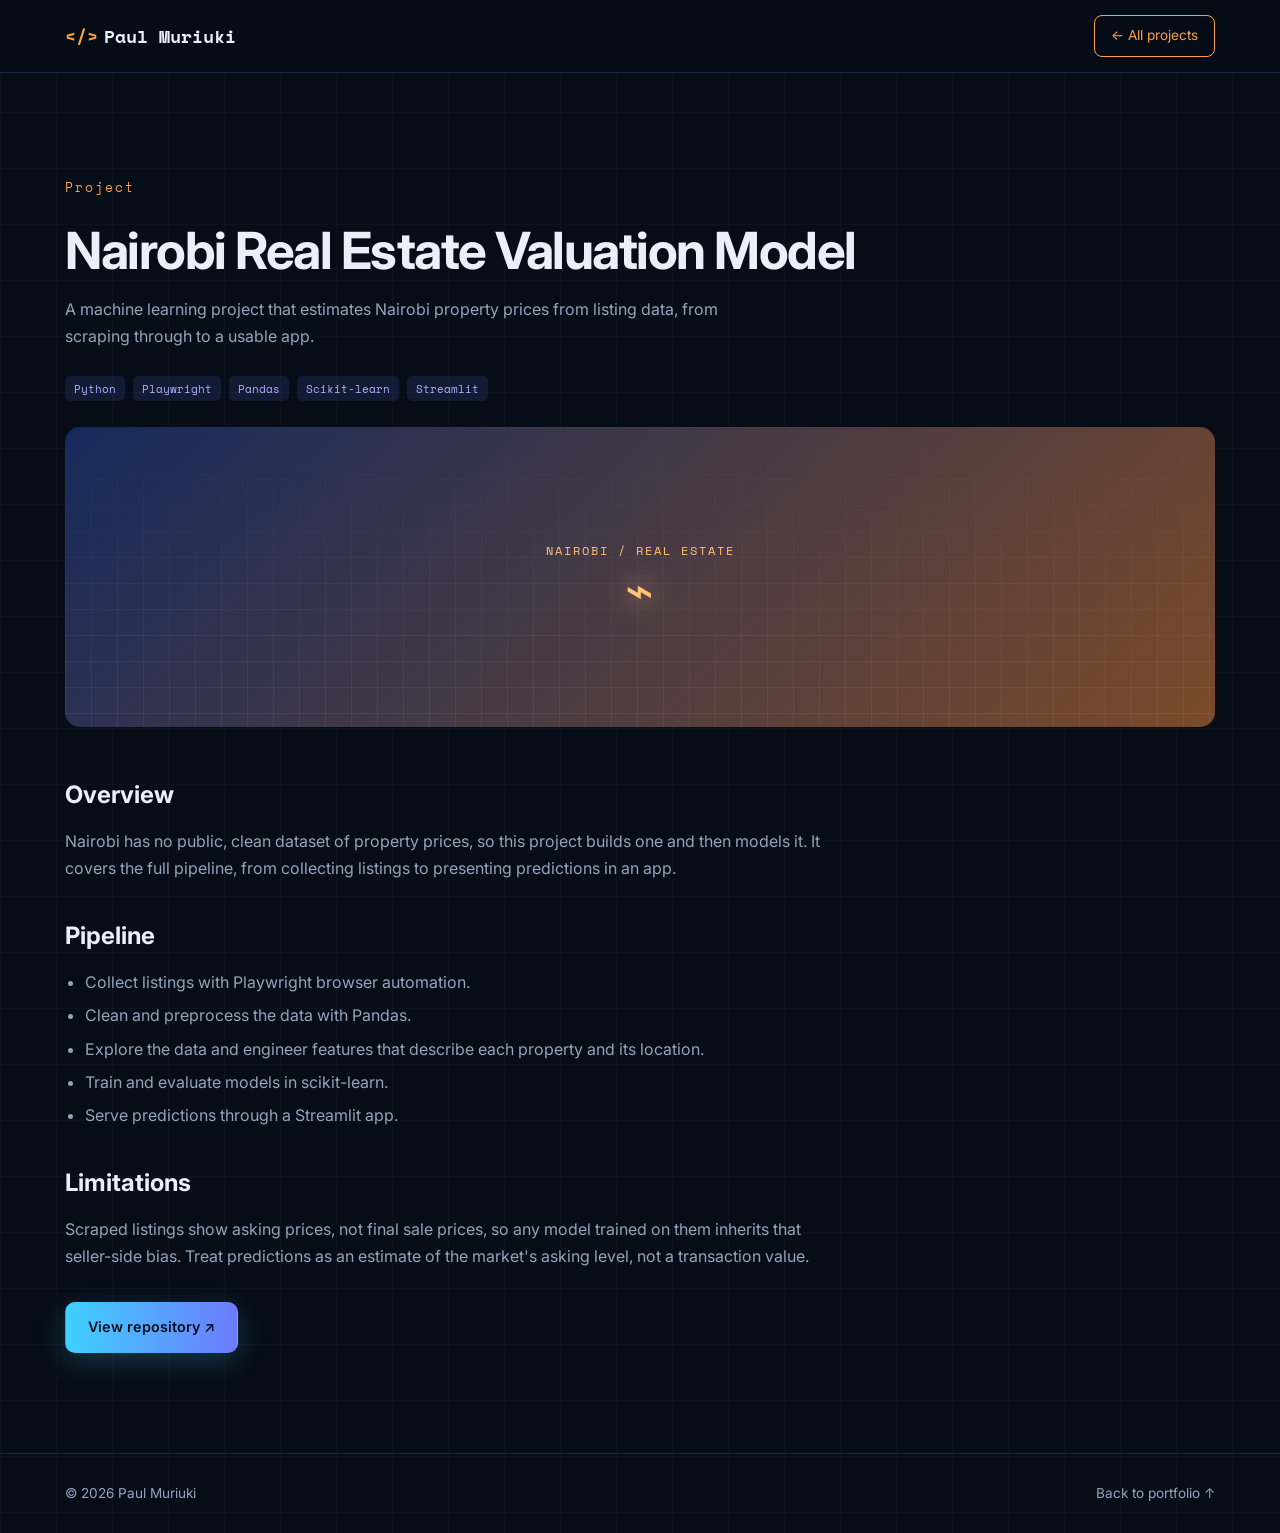
<file: projects/realestate.html>
<!doctype html>
<html lang="en">
  <head>
    <meta charset="UTF-8" />
    <meta name="viewport" content="width=device-width, initial-scale=1.0" />
    <title>Nairobi Real Estate Valuation Model | Paul Muriuki</title>
    <meta name="description" content="A Nairobi property valuation model: Playwright scraping, scikit-learn modelling, and a Streamlit app, built by Paul Muriuki." />
    <meta property="og:type" content="article" />
    <meta property="og:title" content="Nairobi Real Estate Valuation Model | Paul Muriuki" />
    <meta property="og:description" content="Scraped listings, feature engineering, a scikit-learn model, and a Streamlit app." />
    <link rel="icon" href="data:image/svg+xml,%3Csvg xmlns='http://www.w3.org/2000/svg' viewBox='0 0 100 100'%3E%3Ctext y='.9em' font-size='90' fill='%23ff9f43'%3EP%3C/text%3E%3C/svg%3E" />
    <link rel="preconnect" href="https://fonts.googleapis.com" />
    <link rel="preconnect" href="https://fonts.gstatic.com" crossorigin />
    <link href="https://fonts.googleapis.com/css2?family=Inter:wght@400;500;600;700;800&family=Space+Mono:wght@400;700&display=swap" rel="stylesheet" />
    <link rel="stylesheet" href="../styles.css" />
  </head>

  <body>
    <header class="header">
      <div class="container nav-container">
        <a href="../index.html" class="logo"><span class="logo-symbol">&lt;/&gt;</span>Paul Muriuki</a>
        <a href="../index.html#projects" class="nav-button">← All projects</a>
      </div>
    </header>

    <main class="section detail">
      <div class="container">
        <span class="section-label">Project</span>
        <h1>Nairobi Real Estate Valuation Model</h1>
        <p class="detail-lead">
          A machine learning project that estimates Nairobi property prices
          from listing data, from scraping through to a usable app.
        </p>

        <div class="project-tags"><span>Python</span><span>Playwright</span><span>Pandas</span><span>Scikit-learn</span><span>Streamlit</span></div>

        <div class="project-visual realestate-visual detail-visual"><span>NAIROBI / REAL ESTATE</span><div class="visual-symbol">⌁</div></div>

        <div class="detail-body">
          <h2>Overview</h2>
          <p>Nairobi has no public, clean dataset of property prices, so this project builds one and then models it. It covers the full pipeline, from collecting listings to presenting predictions in an app.</p>

          <h2>Pipeline</h2>
          <ul>
            <li>Collect listings with Playwright browser automation.</li>
            <li>Clean and preprocess the data with Pandas.</li>
            <li>Explore the data and engineer features that describe each property and its location.</li>
            <li>Train and evaluate models in scikit-learn.</li>
            <li>Serve predictions through a Streamlit app.</li>
          </ul>
          <h2>Limitations</h2>
          <p>Scraped listings show asking prices, not final sale prices, so any model trained on them inherits that seller-side bias. Treat predictions as an estimate of the market's asking level, not a transaction value.</p>

          <a href="https://github.com/Atermis37/nairobi-realestate" class="button button-primary" target="_blank" rel="noopener">View repository ↗</a>
        </div>
      </div>
    </main>

    <footer class="footer">
      <div class="container footer-content">
        <p>© <span id="year"></span> Paul Muriuki</p>
        <a href="../index.html">Back to portfolio ↑</a>
      </div>
    </footer>
    <script src="../script.js"></script>
  </body>
</html>
</file>
<file: styles.css>
/* Portfolio: Paul Muriuki.*/
:root{
  --bg:#070d17;--bg2:#0a1322;--surface:#0e1828;--border:#1a2a42;--border-h:#2d5278;
  --text:#eaf0f8;--muted:#93a4bb;
  --sky:#3fd0ff;--dusk:#6d7bff;--sun:#ff9f43;--ok:#4ade80;
  --wrap:1150px;--r:14px;--t:.25s ease;
}
*{margin:0;padding:0;box-sizing:border-box}
html{scroll-behavior:smooth;scroll-padding-top:90px}
body{min-width:320px;background:var(--bg);color:var(--text);font:16px/1.7 "Inter",system-ui,sans-serif;overflow-x:hidden;
  background-image:linear-gradient(rgba(255,255,255,.022) 1px,transparent 1px),linear-gradient(90deg,rgba(255,255,255,.022) 1px,transparent 1px);
  background-size:56px 56px}
a{color:inherit;text-decoration:none}
button,input,textarea{font:inherit}button{cursor:pointer}
ul{list-style:none}
::selection{background:var(--sun);color:var(--bg)}
a:focus-visible,button:focus-visible,input:focus-visible,textarea:focus-visible{outline:2px solid var(--sun);outline-offset:4px}

.container{width:min(90%,var(--wrap));margin-inline:auto}
.section{padding:100px 0}
.section-alt{background:var(--bg2)}
.section-heading{max-width:640px;margin-bottom:50px}
.section-label{display:inline-block;margin-bottom:10px;color:var(--sun);font:.8rem "Space Mono",monospace;letter-spacing:2px}
.section-heading h2,.contact-info h2{font-size:clamp(2rem,5vw,2.9rem);line-height:1.15;letter-spacing:-1px;margin-bottom:12px}
.section-heading p{color:var(--muted)}
.gradient-text{background:linear-gradient(90deg,var(--sky),var(--dusk) 50%,var(--sun));-webkit-background-clip:text;background-clip:text;color:transparent}

/* NAV */
.header{position:sticky;top:0;z-index:1000;background:rgba(7,13,23,.9);border-bottom:1px solid var(--border);backdrop-filter:blur(14px);-webkit-backdrop-filter:blur(14px)}
.nav-container{min-height:72px;display:flex;align-items:center;justify-content:space-between;gap:24px}
.logo{font:700 1.1rem "Space Mono",monospace;white-space:nowrap}
.logo-symbol{color:var(--sun);margin-right:6px}
.navigation{display:flex;gap:26px}
.navigation a{position:relative;color:var(--muted);font-size:.9rem;transition:color var(--t)}
.navigation a::after{content:"";position:absolute;left:0;bottom:-6px;width:0;height:2px;background:var(--sun);transition:width var(--t)}
.navigation a:hover{color:var(--text)}.navigation a:hover::after{width:100%}
.nav-button{padding:8px 16px;border:1px solid var(--sun);border-radius:8px;color:var(--sun);font-size:.85rem;white-space:nowrap;transition:var(--t)}
.nav-button:hover{background:var(--sun);color:var(--bg)}
.menu-toggle{display:none;border:0;background:none;color:var(--text);font-size:1.6rem;padding:4px}

/* BUTTONS */
.button{display:inline-flex;align-items:center;justify-content:center;gap:8px;padding:12px 22px;border:1px solid transparent;border-radius:10px;font-size:.9rem;font-weight:600;transition:var(--t)}
.button:hover{transform:translateY(-3px)}
.button-primary{background:linear-gradient(90deg,var(--sky),var(--dusk));color:#06101c;box-shadow:0 8px 28px rgba(63,208,255,.22)}
.button-secondary{border-color:var(--border-h);color:var(--text)}
.button-secondary:hover{border-color:var(--sun);color:var(--sun)}

/* HERO: */
.hero{padding:110px 0 100px;min-height:640px;display:flex;align-items:center;overflow:hidden}
.hero-grid{display:grid;grid-template-columns:1.1fr .9fr;gap:60px;align-items:center}
.hero-content>*{opacity:0;transform:translateY(18px);animation:rise .7s ease forwards}
.hero-content>:nth-child(2){animation-delay:.12s}.hero-content>:nth-child(3){animation-delay:.24s}
.hero-content>:nth-child(4){animation-delay:.36s}.hero-content>:nth-child(5){animation-delay:.48s}
@keyframes rise{to{opacity:1;transform:none}}
.status{display:inline-flex;align-items:center;gap:10px;margin-bottom:22px;padding:6px 14px;border:1px solid rgba(74,222,128,.35);border-radius:30px;color:var(--ok);font:.72rem "Space Mono",monospace;letter-spacing:1.5px}
.status-dot{width:8px;height:8px;border-radius:50%;background:var(--ok);animation:pulse 2s infinite}
@keyframes pulse{50%{box-shadow:0 0 0 7px rgba(74,222,128,0)}0%{box-shadow:0 0 0 0 rgba(74,222,128,.5)}}
.hero h1{font-size:clamp(2.6rem,6.2vw,4.6rem);line-height:1.08;letter-spacing:-2.5px;margin-bottom:22px}
.hero-description{max-width:560px;margin-bottom:30px;color:var(--muted);font-size:1.05rem}
.hero-buttons{display:flex;flex-wrap:wrap;gap:14px;margin-bottom:28px}
.hero-links{display:flex;gap:22px;color:var(--muted);font-size:.9rem}
.hero-links a:hover{color:var(--sun)}
.hero-art{position:relative;min-width:0}
.hero-circle{position:absolute;z-index:0;width:min(420px,90%);aspect-ratio:1;right:-8%;bottom:-22%;border-radius:50%;
  background:radial-gradient(circle at 50% 40%,var(--sun) 0,rgba(255,159,67,.45) 30%,rgba(109,123,255,.2) 55%,transparent 70%);
  filter:blur(28px);opacity:.55;animation:drift 9s ease-in-out infinite alternate}
@keyframes drift{to{transform:translate(-26px,-18px) scale(1.08)}}
.terminal{position:relative;z-index:1;overflow:hidden;border:1px solid var(--border-h);border-radius:var(--r);background:rgba(8,15,27,.92);box-shadow:0 24px 60px rgba(0,0,0,.45)}
.terminal-header{display:flex;align-items:center;gap:8px;padding:13px 18px;background:#0c1a2d;border-bottom:1px solid var(--border)}
.terminal-header span{width:10px;height:10px;border-radius:50%;background:#ff5f57}
.terminal-header span:nth-child(2){background:#febc2e}.terminal-header span:nth-child(3){background:#28c840}
.terminal-header small{margin-left:auto;color:var(--muted);font:.72rem "Space Mono",monospace}
.terminal-content{padding:24px;font:.82rem/1.6 "Space Mono",monospace;color:var(--muted);overflow-wrap:anywhere}
.terminal-content p{margin-bottom:6px}
.terminal-green{color:var(--ok)}
.terminal-output{color:var(--text);margin-bottom:16px!important;padding-left:2px}
.cursor{color:var(--sun);animation:blink 1s steps(1) infinite}
@keyframes blink{50%{opacity:0}}

/* ABOUT */
.about-grid{display:grid;grid-template-columns:1fr 1fr;gap:50px;align-items:start}
.about-text h3{font-size:1.7rem;line-height:1.25;margin-bottom:20px}
.about-text p{color:var(--muted);margin-bottom:14px;max-width:60ch}
.about-cards{display:grid;gap:16px}
.info-card{display:flex;gap:18px;padding:22px;border:1px solid var(--border);border-left:3px solid var(--sun);border-radius:var(--r);background:var(--surface)}
.card-icon{flex:none;width:42px;height:42px;display:grid;place-items:center;border-radius:10px;background:rgba(255,159,67,.1);color:var(--sun);font-size:1.3rem}
.info-card h4{font-size:1rem;margin-bottom:2px}
.info-card p{color:var(--muted);font-size:.9rem}

/* SKILLS */
.skills-grid{display:grid;grid-template-columns:repeat(3,minmax(0,1fr));gap:20px}
.skill-card{padding:24px;border:1px solid var(--border);border-radius:var(--r);background:var(--surface)}
.skill-card h3{margin-bottom:16px;font-size:1rem;color:var(--sky)}
.skill-tags{display:flex;flex-wrap:wrap;gap:8px}
.skill-tags span{padding:6px 11px;border:1px solid var(--border);border-radius:6px;background:rgba(63,208,255,.05);color:var(--muted);font:.74rem "Space Mono",monospace;transition:var(--t)}
.skill-tags span:hover{border-color:var(--sun);color:var(--sun)}

/* PROJECTS */
.project-filters{display:flex;flex-wrap:wrap;gap:10px;margin-bottom:32px}
.filter{padding:8px 18px;border:1px solid var(--border);border-radius:30px;background:none;color:var(--muted);font-size:.85rem;transition:var(--t)}
.filter:hover,.filter.active{border-color:var(--sun);background:rgba(255,159,67,.1);color:var(--sun)}
.projects-grid{display:grid;grid-template-columns:repeat(3,minmax(0,1fr));gap:24px}
.project-card{position:relative;isolation:isolate;display:flex;flex-direction:column;overflow:hidden;border:1px solid var(--border);border-radius:var(--r);background:var(--surface);transition:transform var(--t),border-color var(--t)}
.project-card::before{content:"";position:absolute;inset:0;z-index:-1;opacity:0;transition:opacity .3s;background:radial-gradient(320px circle at var(--mx,50%) var(--my,50%),rgba(255,159,67,.14),transparent 60%)}
.project-card:hover{transform:translateY(-6px);border-color:var(--border-h)}
.project-card:hover::before{opacity:1}
.project-card.hidden{display:none}
.project-visual{position:relative;min-height:180px;display:flex;flex-direction:column;align-items:center;justify-content:center;gap:6px;color:var(--text);font:.75rem "Space Mono",monospace;letter-spacing:2px;overflow:hidden}
.project-visual::after{content:"";position:absolute;inset:0;background-image:linear-gradient(rgba(255,255,255,.06) 1px,transparent 1px),linear-gradient(90deg,rgba(255,255,255,.06) 1px,transparent 1px);background-size:26px 26px;mask-image:linear-gradient(transparent,#000 90%);-webkit-mask-image:linear-gradient(transparent,#000 90%)}
.project-visual>*{position:relative;z-index:1}
.visual-symbol{font-size:3rem;line-height:1;text-shadow:0 0 28px currentColor}
.medicore-visual{background:linear-gradient(135deg,#0b3b4a,#0d5a52);color:#7ff0d4}
.realestate-visual{background:linear-gradient(135deg,#172a5c,#7a4a2a);color:#ffc47a}
.iot-visual{background:linear-gradient(135deg,#1f1b4d,#0b4a63);color:#9aa6ff}
.project-content{flex:1;display:flex;flex-direction:column;padding:24px}
.project-type{color:var(--muted);font:.7rem "Space Mono",monospace;letter-spacing:1.5px;margin-bottom:6px}
.project-content h3{font-size:1.15rem;margin-bottom:10px;line-height:1.3}
.project-content p{margin-bottom:16px;color:var(--muted);font-size:.9rem}
.project-tags{display:flex;flex-wrap:wrap;gap:8px;margin-bottom:20px}
.project-tags span{padding:4px 9px;border-radius:5px;background:rgba(109,123,255,.12);color:#a9b2ff;font:.7rem "Space Mono",monospace}
.project-actions{display:flex;flex-wrap:wrap;gap:10px;margin-top:auto}
.project-actions a{padding:8px 13px;border:1px solid var(--border-h);border-radius:7px;font-size:.8rem;transition:var(--t)}
.project-actions a:hover{border-color:var(--sun);color:var(--sun);background:rgba(255,159,67,.08)}

/* PLATFORMS */
.platform-grid{display:grid;grid-template-columns:repeat(3,minmax(0,1fr));gap:20px}
.platform-card{display:flex;flex-direction:column;gap:10px;padding:24px;border:1px solid var(--border);border-radius:var(--r);background:var(--surface);transition:var(--t)}
.platform-card:hover{border-color:var(--sun);transform:translateY(-4px)}
.platform-card span{color:var(--sun);font:.8rem "Space Mono",monospace}
.platform-card p{color:var(--muted);font-size:.9rem}
.platform-card b{margin-top:auto;padding-top:8px;color:var(--sky);font-size:.85rem}

/* CONTACT */
.contact-grid{display:grid;grid-template-columns:.9fr 1.1fr;gap:56px;align-items:start}
.contact-info p{color:var(--muted);margin:14px 0 26px;max-width:46ch}
.contact-email{display:inline-block;color:var(--sun);font:1rem "Space Mono",monospace;border-bottom:1px solid var(--sun);overflow-wrap:anywhere}
.contact-form{display:flex;flex-direction:column;gap:8px;padding:30px;border:1px solid var(--border);border-radius:var(--r);background:var(--surface)}
.contact-form label{font-size:.85rem;font-weight:600;margin-top:8px}
.contact-form input,.contact-form textarea{width:100%;padding:13px 15px;border:1px solid var(--border);border-radius:8px;background:var(--bg);color:var(--text);font-size:.9rem;transition:border-color var(--t)}
.contact-form input:focus,.contact-form textarea:focus{border-color:var(--sun);outline:none}
.contact-form ::placeholder{color:#71869f;opacity:1}
.contact-form textarea{min-height:130px;resize:vertical}
.contact-form .button{align-self:flex-start;margin-top:14px}
.form-note{color:var(--muted);font-size:.8rem}

/* FOOTER */
.footer{padding:28px 0;border-top:1px solid var(--border)}
.footer-content{display:flex;align-items:center;justify-content:space-between;flex-wrap:wrap;gap:16px;color:var(--muted);font-size:.85rem}
.footer-content a:hover{color:var(--sun)}

/* DETAIL PAGES */
.section h1{letter-spacing:-1.5px;line-height:1.15}
.section h2{font-size:1.5rem;margin-top:8px}

/* RESPONSIVE */
@media(max-width:860px){
  .menu-toggle{display:block}
  .menu-toggle~.nav-button{display:none}
  .navigation{position:absolute;top:72px;left:0;right:0;display:none;flex-direction:column;gap:0;padding:8px 5% 18px;background:var(--bg);border-bottom:1px solid var(--border)}
  .navigation.open{display:flex}
  .navigation a{padding:13px 0;border-bottom:1px solid var(--border)}
  .navigation a::after{display:none}
}
@media(max-width:950px){
  .hero-grid,.about-grid,.contact-grid{grid-template-columns:1fr}
  .skills-grid,.projects-grid,.platform-grid{grid-template-columns:repeat(2,minmax(0,1fr))}
  .hero-art{max-width:520px}
}
@media(max-width:650px){
  .section{padding:70px 0}.hero{padding:70px 0}
  .skills-grid,.projects-grid,.platform-grid{grid-template-columns:1fr}
  .contact-form{padding:20px}
  .footer-content{flex-direction:column;text-align:center}
}
@media(prefers-reduced-motion:reduce){
  html{scroll-behavior:auto}
  *,*::before,*::after{animation-duration:.01ms!important;animation-iteration-count:1!important;transition-duration:.01ms!important}
  .hero-content>*{opacity:1;transform:none}
}

/* ADDITIONS: contact card, hero links, detail pages */
.contact-card{display:flex;flex-direction:column;padding:12px 28px;border:1px solid var(--border);border-radius:var(--r);background:var(--surface)}
.contact-card a{display:flex;justify-content:space-between;gap:16px;padding:16px 0;border-bottom:1px solid var(--border);color:var(--muted);overflow-wrap:anywhere;transition:color var(--t)}
.contact-card a:last-child{border-bottom:0}
.contact-card a:hover{color:var(--sun)}
.contact-card b{color:var(--text);font-weight:600}
.detail h1{font-size:clamp(2rem,5vw,3.2rem);margin:14px 0 16px}
.detail-lead{max-width:70ch;color:var(--muted)}
.detail .project-tags{margin:26px 0}
.detail-visual{height:300px;border-radius:15px}
.detail-body{max-width:760px;margin-top:48px}
.detail-body h2{margin:34px 0 12px}
.detail-body p{margin-bottom:14px;color:var(--muted)}
.detail-body ul{margin:0 0 20px 20px;list-style:disc;color:var(--muted)}
.detail-body li{margin-bottom:6px}
.detail-body .button{margin-top:18px}

/* Kenya, a history */
.kenya-visual{background:linear-gradient(135deg,#3a1d1d,#1f4a2e);color:#ffb38a}
.detail-body .button{margin-right:10px}
</file>
